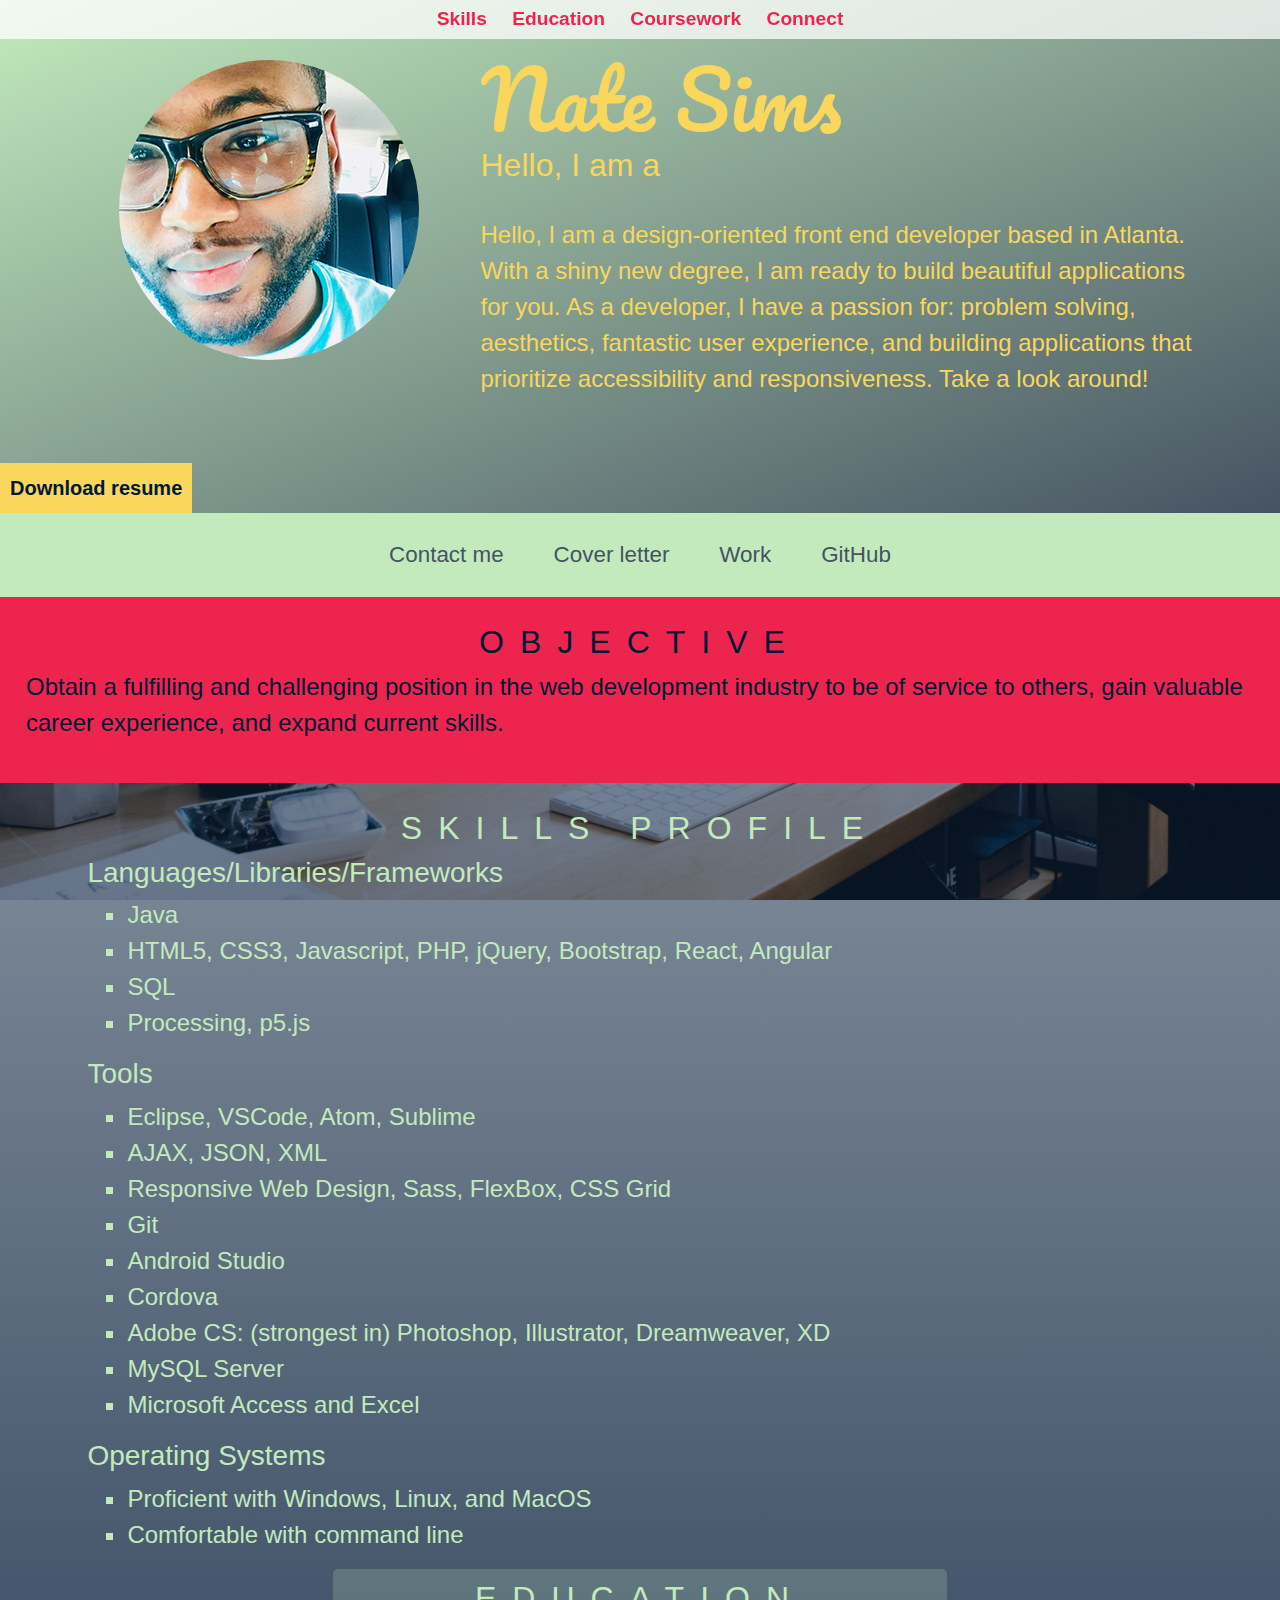
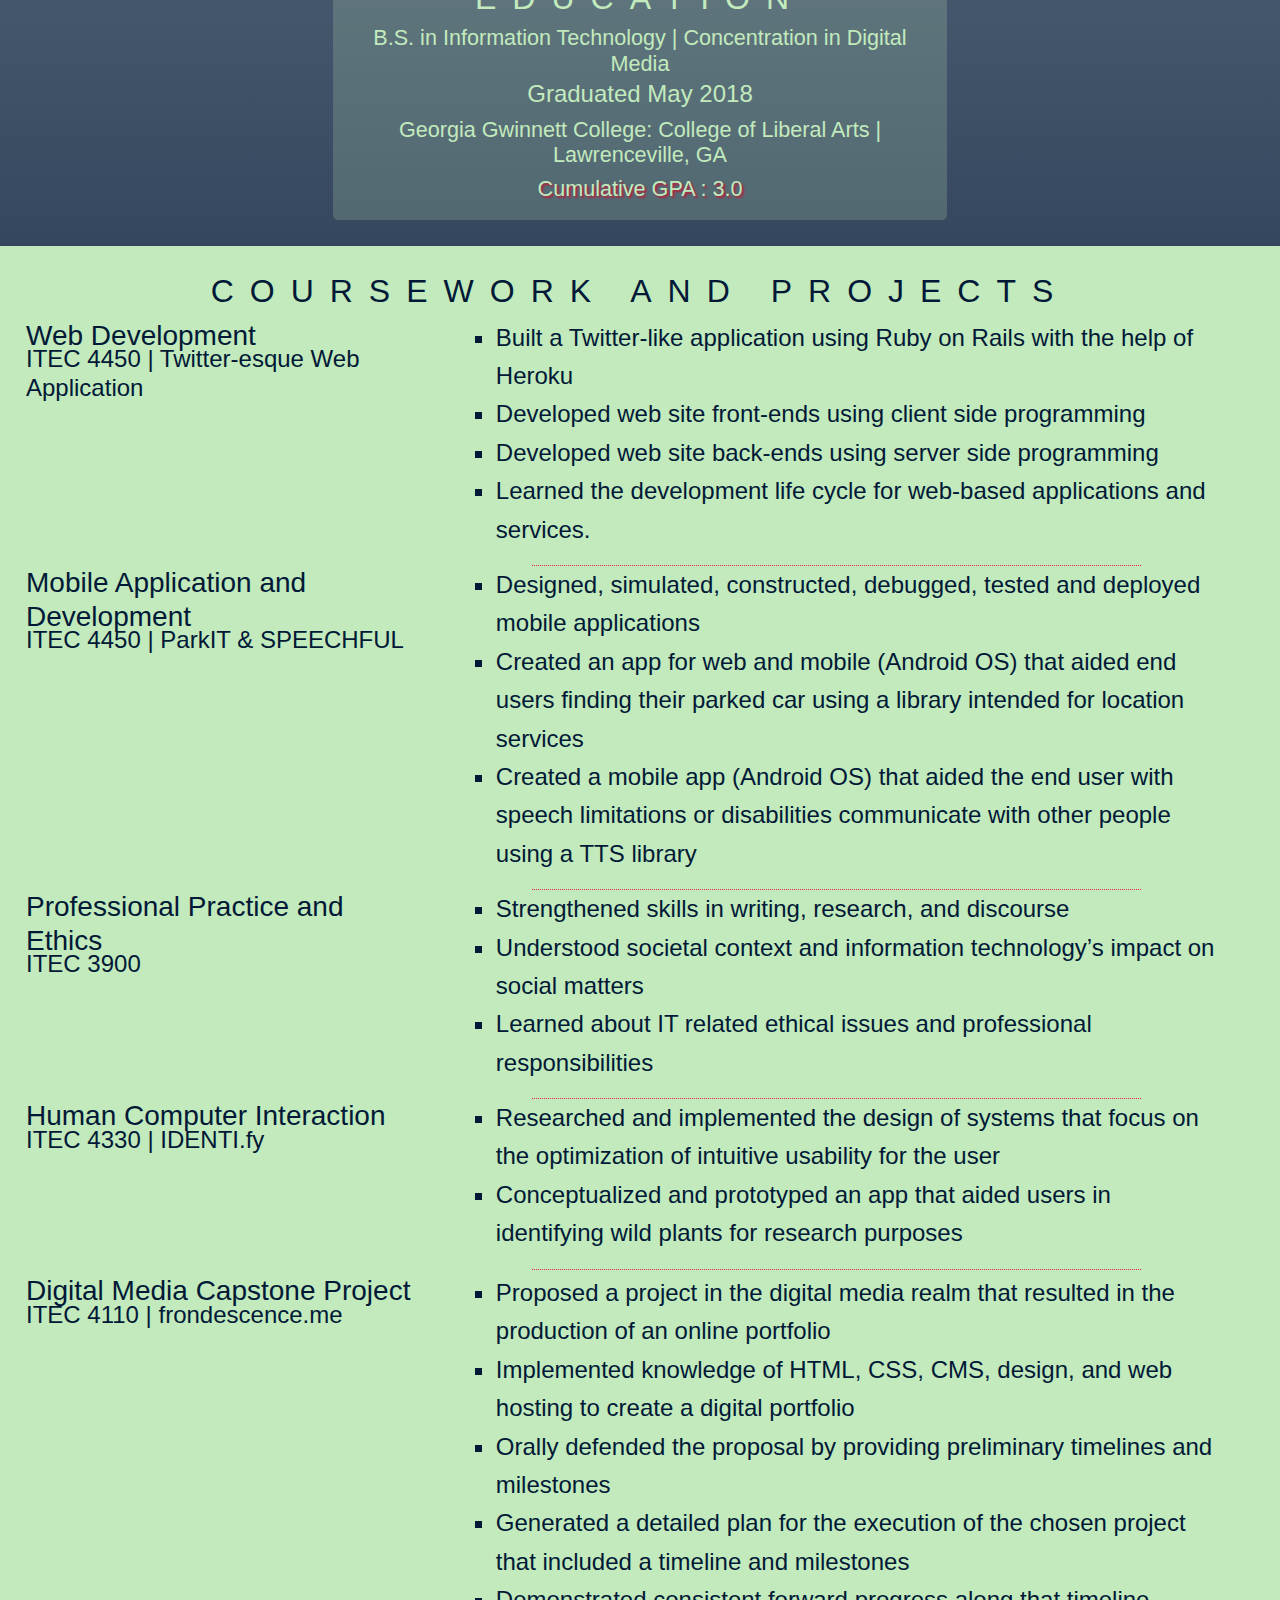
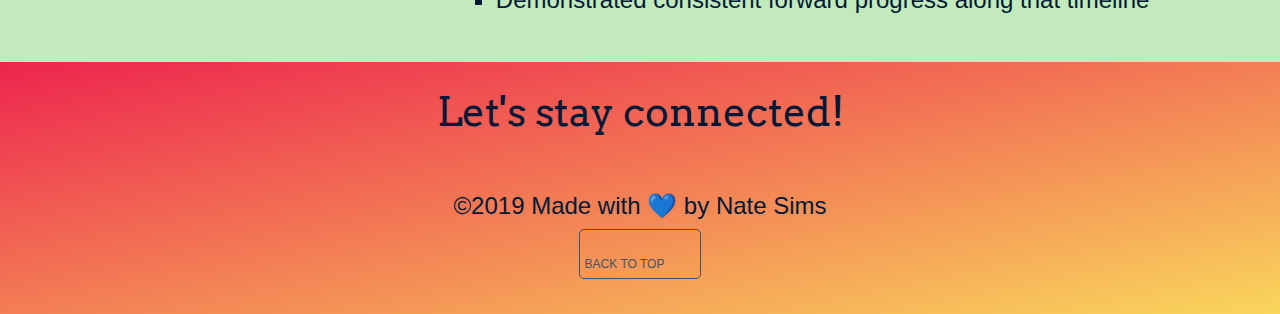
<file: index.html>
<!DOCTYPE html>
<html lang="en">

<head>
    <meta charset="utf-8">
    <meta name="viewport" content="width=device-width, initial-scale=1.0">
    <meta http-equiv="X-UA-Compatible" content="ie=edge">
    <link rel="stylesheet" href="https://use.fontawesome.com/releases/v5.3.1/css/all.css"
        integrity="sha384-mzrmE5qonljUremFsqc01SB46JvROS7bZs3IO2EmfFsd15uHvIt+Y8vEf7N7fWAU" crossorigin="anonymous">
    <link href="https://fonts.googleapis.com/css?family=Montserrat|Pacifico|Arvo" rel="stylesheet">
    <link rel="stylesheet" type="text/css" href="_css/resume-styles.css">
    <link rel="stylesheet" href="https://stackpath.bootstrapcdn.com/bootstrap/4.3.1/css/bootstrap.min.css"
        integrity="sha384-ggOyR0iXCbMQv3Xipma34MD+dH/1fQ784/j6cY/iJTQUOhcWr7x9JvoRxT2MZw1T" crossorigin="anonymous">
    <title>Nate Sims | Resume</title>
    <link rel="shortcut icon" href="_images/favicon.png">
    <script src="_javascript/jquery-3.4.1.js"></script>
    <script>
        $(function () {
            $(".hamburger").click(function () {
                $("#navv").slideToggle();
            })
        })
    </script>
</head>

<body id="backToTop">
    <main role="main">
        <header role="header" class="header">
            <div class="top-nav">
                <!-- <a href="#objective">Objective </a> -->
                <a href="#skills">Skills </a>
                <a href="#education">Education </a>
                <a href="#coursework-projects">Coursework</a>
                <a href="#connect">Connect</a>
            </div>
            <div class="content-wrap">
                <div class="column-left header-content">
                    <img src="_images/profileicon300.jpg" id="profileicon">
                </div>
                <div class="column-right intro header-content">
                    <h1 id="name">Nate Sims</h1>
                    <!-- <h2>Recent graduate | Aspiring front end developer</h2> -->
                    <div class="sliderContainer">
                        <h2>Hello, I am a</h2>
                        <div class="listContainer">
                            <ul>
                                <div class="listItems">
                                    <li class="item1">Recent graduate</li>
                                    <li class="item2">Front end web developer</li>
                                    <li class="item3">Web designer</li>
                                    <li class="item4">UX designer</li>
                                </div>
                            </ul>
                        </div>
                    </div>

                    <p class="header-paragraph">Hello, I am a design-oriented front end developer based in Atlanta. With
                        a shiny new degree, I am ready to build
                        beautiful applications for
                        you. As a developer, I have a passion for: problem solving, aesthetics, fantastic user
                        experience, and
                        building applications that prioritize accessibility and responsiveness. Take a look around!
                    </p>
                </div>
                <!--
<div class="nav">
    <nav role="navigation" class="navigation">
        <a href="contact.html" title="Contact me">Contact me</a>
        <a href="cover-letter.html" title="Cover letter">Cover letter</a>
        <a href="projects.html" title="Completed projects">Completed projects</a>
    </nav>
</div>
-->
                <a href="Nate Sims Resume.pdf" id="printable" download="natesresume">Download resume</a>
                <i class="fas fa-bars hamburger"></i>
            </div>
        </header>
        <nav class="navv" id="navv" role="navigation">
            <div class="content-wrap">
                <!-- <i class="fas fa-bars hamburger"></i> -->

                <a href="mailto: nsims@ggc.edu?subject=Hey%20Nate!" title="Contact Me">Contact me</a>
                <a href="Nate Sims Cover Letter.pdf" title="Cover Letter" download="natesCoverLetter">Cover letter</a>
                <a href="projects.html" title="Completed Projects">Work</a>
                <a href="https://github.com/solidstatedrivee">GitHub</a>
            </div>
        </nav>
        <aside role="complementary" id="objective">
            <div class="content-wrap">
                <h2>Objective</h2>
                <p>Obtain a fulfilling and challenging position in the web development industry to be of service to
                    others, gain valuable career experience, and expand current skills.</p>
            </div>
        </aside>
        <article>
            <section class="skills" id="skills">
                <div class="content-wrap">

                    <h2>Skills Profile</h2>
                    <h3>Languages/Libraries/Frameworks</h3>
                    <ul>
                        <li>Java</li>
                        <li>HTML5, CSS3, Javascript, PHP, jQuery, Bootstrap, React, Angular</li>
                        <li>SQL</li>
                        <li>Processing, p5.js</li>
                    </ul>
                    <h3>Tools</h3>
                    <ul>
                        <li>Eclipse, VSCode, Atom, Sublime</li>
                        <li>AJAX, JSON, XML</li>
                        <li>Responsive Web Design, Sass, FlexBox, CSS Grid</li>
                        <li>Git</li>
                        <li>Android Studio</li>
                        <li>Cordova</li>
                        <li>Adobe CS: (strongest in) Photoshop, Illustrator, Dreamweaver, XD</li>
                        <li>MySQL Server</li>
                        <li>Microsoft Access and Excel</li>

                    </ul>
                    <h3>Operating Systems</h3>
                    <ul>
                        <li>Proficient with Windows, Linux, and MacOS</li>
                        <li>Comfortable with command line</li>
                    </ul>
                    <div class="education" id="education">
                        <h2>Education</h2>
                        <h3>B.S. in Information Technology | Concentration in Digital Media</h3>
                        <h4>Graduated May 2018</h4>
                        <h3>Georgia Gwinnett College: College of Liberal Arts | Lawrenceville, GA</h3>
                        <h3 class="gpa">Cumulative GPA : 3.0</h3>
                    </div>
                </div>
            </section>
        </article>
        <article>
            <section class="coursework-projects" id="coursework-projects">
                <div class="content-wrap">
                    <h2>Coursework and Projects</h2>
                    <div class="column-left">
                        <h3>Web Development</h3>
                        <h4>ITEC 4450 | Twitter-esque Web Application</h4>
                    </div>
                    <div class="column-right">
                        <ul>
                            <li>Built a Twitter-like application using Ruby on Rails with the help of Heroku</li>
                            <li>Developed web site front-ends using client side programming</li>
                            <li>Developed web site back-ends using server side programming</li>
                            <li>Learned the development life cycle for web-based applications and services.</li>
                        </ul>
                    </div>
                    <div class="column-left">
                        <h3>Mobile Application and Development</h3>
                        <h4>ITEC 4450 | ParkIT &amp; SPEECHFUL</h4>
                    </div>
                    <div class="column-right">
                        <ul>
                            <li>Designed, simulated, constructed, debugged, tested and deployed mobile applications</li>
                            <li>Created an app for web and mobile (Android OS) that aided end users finding their parked
                                car using a library intended for location services</li>
                            <li>Created a mobile app (Android OS) that aided the end user with speech limitations or
                                disabilities communicate with other people using a TTS library </li>
                        </ul>
                    </div>

                    <div class="column-left">
                        <h3>Professional Practice and Ethics</h3>
                        <h4>ITEC 3900</h4>
                    </div>
                    <div class="column-right">
                        <ul>
                            <li>Strengthened skills in writing, research, and discourse </li>
                            <li>Understood societal context and information technology’s impact on social matters</li>
                            <li>Learned about IT related ethical issues and professional responsibilities </li>
                        </ul>
                    </div>
                    <div class="column-left">
                        <h3>Human Computer Interaction</h3>
                        <h4>ITEC 4330 | IDENTI.fy</h4>
                    </div>
                    <div class="column-right">
                        <ul>
                            <li>Researched and implemented the design of systems that focus on the optimization of
                                intuitive usability for the user</li>
                            <li>Conceptualized and prototyped an app that aided users in identifying wild plants for
                                research purposes</li>
                        </ul>
                    </div>
                    <div class="column-left">
                        <h3>Digital Media Capstone Project</h3>
                        <h4>ITEC 4110 | frondescence.me</h4>
                    </div>
                    <div class="column-right">
                        <ul>
                            <li>Proposed a project in the digital media realm that resulted in the production of an
                                online portfolio </li>
                            <li>Implemented knowledge of HTML, CSS, CMS, design, and web hosting to
                                create a digital portfolio</li>
                            <li>Orally defended the proposal by providing preliminary timelines and milestones</li>
                            <li>Generated a detailed plan for the execution of the chosen project that included a
                                timeline and milestones</li>
                            <li>Demonstrated consistent forward progress along that timeline</li>
                        </ul>
                    </div>
                </div>
            </section>
        </article>
    </main>
    <script src="_javascript/resume-script-index.js"></script>
    <!-- <script src="https://code.jquery.com/jquery-3.3.1.slim.min.js"
        integrity="sha384-q8i/X+965DzO0rT7abK41JStQIAqVgRVzpbzo5smXKp4YfRvH+8abtTE1Pi6jizo" crossorigin="anonymous">
    </script> -->
    <script src="https://cdnjs.cloudflare.com/ajax/libs/popper.js/1.14.7/umd/popper.min.js"
        integrity="sha384-UO2eT0CpHqdSJQ6hJty5KVphtPhzWj9WO1clHTMGa3JDZwrnQq4sF86dIHNDz0W1" crossorigin="anonymous">
    </script>
    <script src="https://stackpath.bootstrapcdn.com/bootstrap/4.3.1/js/bootstrap.min.js"
        integrity="sha384-JjSmVgyd0p3pXB1rRibZUAYoIIy6OrQ6VrjIEaFf/nJGzIxFDsf4x0xIM+B07jRM" crossorigin="anonymous">
    </script>
</body>
<footer>
    <div class="content-wrap" id="connect">
        <h2 class="personal">Let's stay connected!</h2>
        <div class="contact-info">
            <a href="http://linkedin.com/in/nate-d-sims-a6b75b99" target="_blank"><i class="fab fa-linkedin"></i></a>
            <a href="https://www.facebook.com/natethegreatsims" target="_blank"><i
                    class="fab fa-facebook-square"></i></a>
            <a href="http://solidstatedrivee.tumblr.com/" target="_blank"><i class="fab fa-tumblr-square"></i></a>
            <a href="https://www.instagram.com/salmon.jpeg/" target="_blank"><i class="fab fa-instagram"></i></a>
        </div>
        <p class="madeWithLove">&copy;2019 Made with <span class="heart">💙</span> by Nate Sims</p>
        <a href="#backToTop" class="back-to-top-button">Back to top</a>
    </div>
</footer>

</html>
</file>
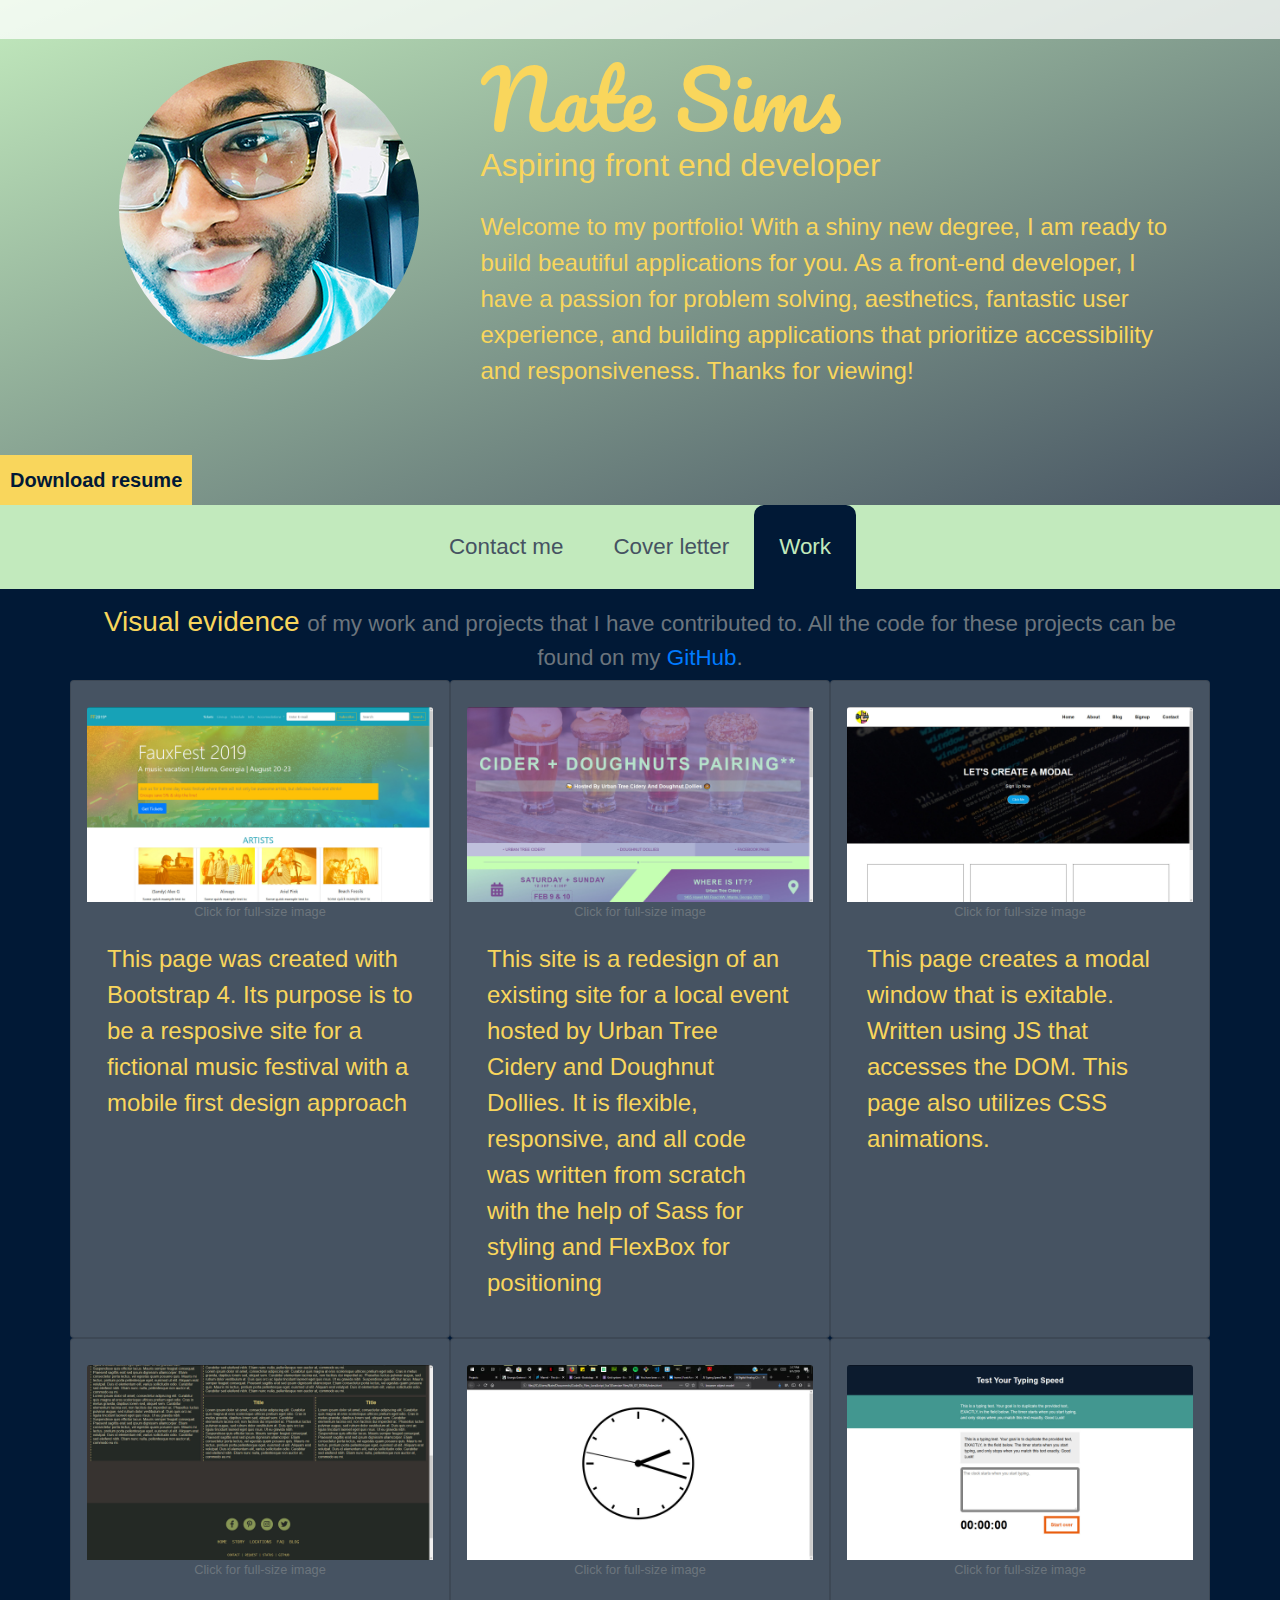
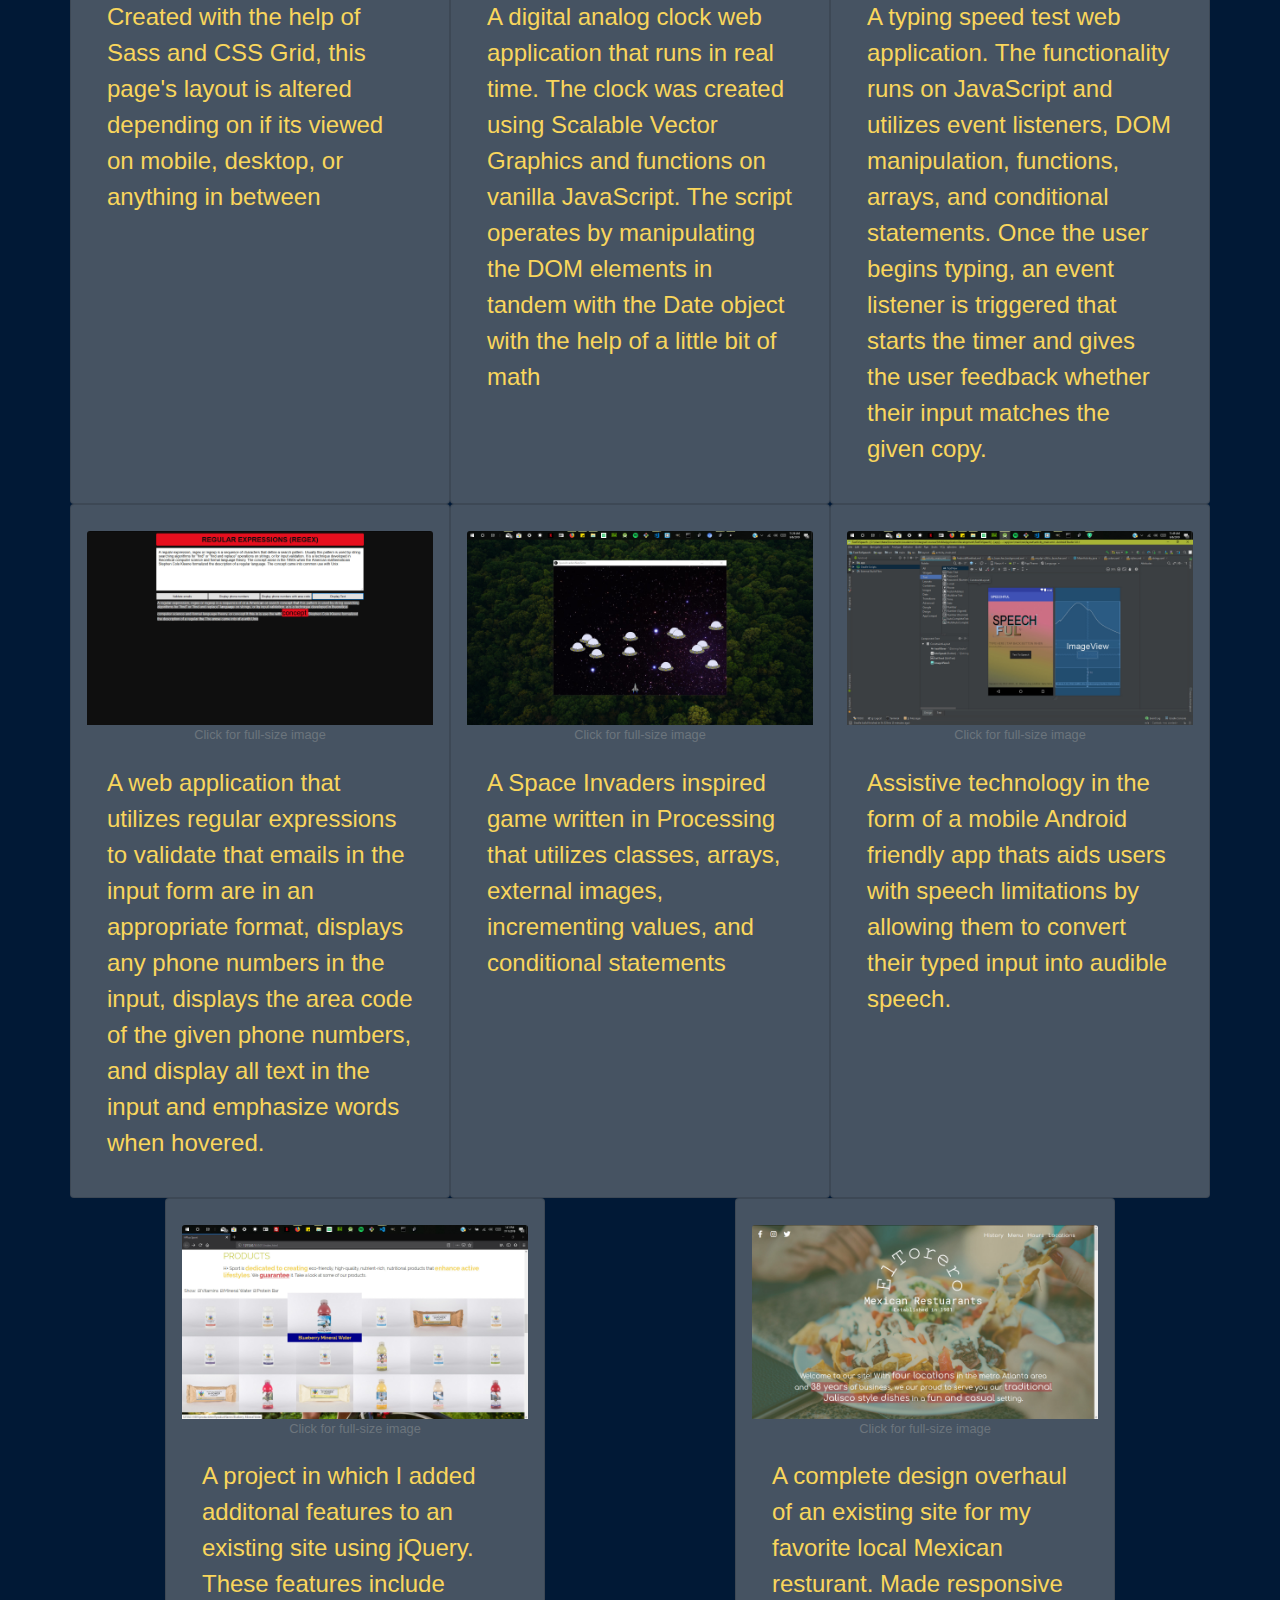
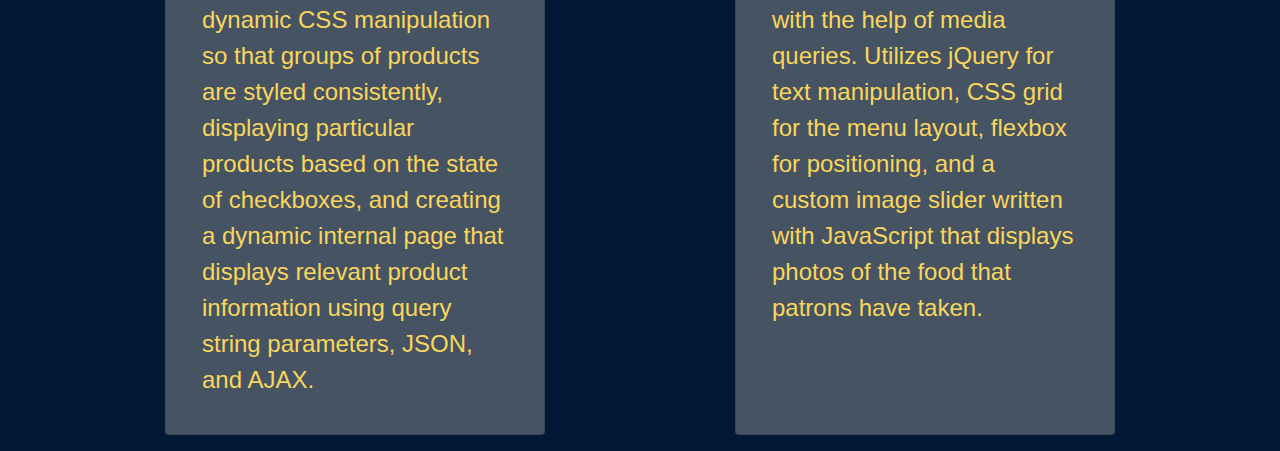
<file: projects.html>
<!DOCTYPE html>
<html lang="en">

<head>
    <meta charset="UTF-8">
    <meta name="viewport" content="width=device-width, initial-scale=1.0">
    <meta http-equiv="X-UA-Compatible" content="ie=edge">
    <link rel="stylesheet" href="https://use.fontawesome.com/releases/v5.3.1/css/all.css"
        integrity="sha384-mzrmE5qonljUremFsqc01SB46JvROS7bZs3IO2EmfFsd15uHvIt+Y8vEf7N7fWAU" crossorigin="anonymous">
    <link href="https://fonts.googleapis.com/css?family=Montserrat|Pacifico|Arvo" rel="stylesheet">
    <link rel="stylesheet" type="text/css" href="_css/resume-styles.css">
    <link rel="stylesheet" href="https://stackpath.bootstrapcdn.com/bootstrap/4.3.1/css/bootstrap.min.css"
        integrity="sha384-ggOyR0iXCbMQv3Xipma34MD+dH/1fQ784/j6cY/iJTQUOhcWr7x9JvoRxT2MZw1T" crossorigin="anonymous">
    <title>Projects</title>
</head>

<body>
    <main role="main">
        <header role="header" class="header">
            <div class="top-nav">
                <!-- <a href="#objective">Objective </a> -->
                <!-- <a href="#skills">Skills </a> -->
                <!-- <a href="index.html#education">Education </a> -->
                <!-- <a href="#coursework-projects">Coursework</a> -->
                <!-- <a href="#connect">Connect</a> -->
                <div class="homeContainer">
                    <a href="http://www.natesresume.com"><i class="fas fa-home"></i></a>
                    <!-- <a href="http://www.natesresume.com" class="home">Home</a> -->
                    <a href="mailto: nsims@ggc.edu?subject=Hey%20Nate!"><i class="fas fa-envelope"></i></a>
                    <!-- <a href="mailto: nsims@ggc.edu?subject=Hey%20Nate!">Contact me</a> -->
                    <a href="https://github.com/solidstatedrivee"><i class="fab fa-github"></i></a>

                </div>


            </div>
            <div class="content-wrap">
                <div class="column-left header-content">
                    <img src="_images/profileicon300.jpg" id="profileicon">
                </div>
                <div class="column-right intro projectsIntro header-content">
                    <h1 id="name">Nate Sims</h1>
                    <h2>Aspiring front end developer</h2>
                    <p class="header-paragraph">Welcome to my portfolio! With a shiny new degree, I am ready to build
                        beautiful applications for
                        you. As a front-end
                        developer, I have a passion for problem solving, aesthetics, fantastic user experience, and
                        building applications that prioritize accessibility and responsiveness. Thanks for viewing!
                    </p>
                </div>
                <!--
        <div class="nav">
            <nav role="navigation" class="navigation">
                <a href="contact.html" title="Contact me">Contact me</a>
                <a href="cover-letter.html" title="Cover letter">Cover letter</a>
                <a href="projects.html" title="Completed projects">Completed projects</a>
            </nav>
        </div>
        -->
                <a href="Nate Sims Resume.pdf" id="printable" download="natesresume">Download resume</a>
            </div>
        </header>
        <nav class="navv navvProjects" role="navigation">
            <div class="content-wrap">
                <a href="mailto: nsims@ggc.edu?subject=Hey%20Nate!" title="Contact Me">Contact me</a>
                <a href="Nate Sims Cover Letter.pdf" title="Cover Letter" download="natesCoverLetter">Cover letter</a>
                <a href="projects.html" title="Completed Projects" class="active">Work</a>
            </div>
        </nav>
        <!-- <div class="container"> -->
        <div class="modalFullSizeImage">
            <div class="fullSizeImage"></div>
        </div>
        <div class="row py-3">
            <div class="container">
                <h3 class="visualEvidence text-center">
                    Visual evidence
                    <small class="text-muted"> of my work and projects that I have contributed to. All the code for
                        these projects can be found on my <a href="https://github.com/solidstatedrivee" target="_blank">GitHub</a>.</small>
                </h3>
                <div class="row">
                    <div class="card px-3 py-3 mx-auto col-12 col-md-8 col-lg-6 col-xl-4" style="width: 36rem;">
                        <img src="_images/fauxfest.jpg" class="card-img-top showClickCursor enlargeImage" alt="...">
                        <small class="text-secondary text-center full-size">Click for full-size image</small>
                        <div class="card-body">
                            <p class="card-text">This page was created with Bootstrap 4. Its purpose is to be a
                                resposive
                                site for a fictional music
                                festival
                                with a mobile first design approach</p>
                        </div>
                    </div>
                    <div class="card px-3 py-3 mx-auto col-12 col-md-8 col-lg-6 col-xl-4" style="width: 36rem;">
                        <img src="_images/cideranddoughnuts.jpg" class="card-img-top showClickCursor enlargeImage"
                            alt="...">
                        <small class="text-secondary text-center full-size">Click for full-size image</small>
                        <div class="card-body">
                            <p class="card-text">This site is a redesign of an existing site for a local event hosted by
                                Urban Tree Cidery and Doughnut Dollies. It is flexible, responsive, and all code was
                                written
                                from scratch with the help of Sass for styling and FlexBox for positioning</p>
                        </div>
                    </div>
                    <div class="card px-3 py-3 mx-auto col-12 col-md-8 col-lg-6 col-xl-4" style="width: 36rem;">
                        <img src="_images/modal.jpg" class="card-img-top showClickCursor enlargeImage" alt="...">
                        <small class="text-secondary text-center full-size">Click for full-size image</small>
                        <div class="card-body">
                            <p class="card-text">This page creates a modal window that is exitable. Written using JS
                                that
                                accesses the DOM. This page also utilizes CSS animations.</p>
                        </div>
                    </div>
                    <div class="card px-3 py-3 mx-auto col-12 col-md-8 col-lg-6 col-xl-4" style="width: 36rem;">
                        <img src="_images/sassandgrid.jpg" class="card-img-top showClickCursor enlargeImage" alt="...">
                        <small class="text-secondary text-center full-size">Click for full-size image</small>
                        <div class="card-body">
                            <p class="card-text">Created with the help of Sass and CSS Grid, this page's layout is
                                altered
                                depending on if its viewed on mobile, desktop, or anything in between</p>
                        </div>
                    </div>
                    <div class="card px-3 py-3 mx-auto col-12 col-md-8 col-lg-6 col-xl-4" style="width: 36rem;">
                        <img src="_images/digitalanalogclock.jpg" class="card-img-top showClickCursor enlargeImage"
                            alt="...">
                        <small class="text-secondary text-center full-size">Click for full-size image</small>
                        <div class="card-body">
                            <p class="card-text">A digital analog clock web application that runs in real time. The
                                clock
                                was created using Scalable Vector Graphics and functions on vanilla JavaScript. The
                                script
                                operates by manipulating the DOM elements in tandem with the Date object with the help
                                of a
                                little bit of math</p>
                        </div>
                    </div>
                    <div class="card px-3 py-3 mx-auto col-12 col-md-8 col-lg-6 col-xl-4" style="width: 36rem;">
                        <img src="_images/typingspeedapp.jpg" class="card-img-top showClickCursor enlargeImage"
                            alt="...">
                        <small class="text-secondary text-center full-size">Click for full-size image</small>
                        <div class="card-body">
                            <p class="card-text">A typing speed test web application. The functionality runs on
                                JavaScript
                                and utilizes event listeners, DOM manipulation, functions, arrays, and conditional
                                statements. Once the user begins typing, an event listener is triggered that starts the
                                timer and gives the user feedback whether their input matches the given copy.</p>
                        </div>
                    </div>
                    <div class="card px-3 py-3 mx-auto col-12 col-md-8 col-lg-6 col-xl-4" style="width: 36rem;">
                        <img src="_images/regex.jpg" class="card-img-top showClickCursor enlargeImage" alt="...">
                        <small class="text-secondary text-center full-size">Click for full-size image</small>
                        <div class="card-body">
                            <p class="card-text">A web application that utilizes regular expressions to validate that
                                emails in the input form are in an appropriate
                                format, displays any phone numbers in the input, displays the area code of the given
                                phone numbers, and display all text in the input and emphasize words when hovered.</p>
                        </div>
                    </div>
                    <div class="card px-3 py-3 mx-auto col-12 col-md-8 col-lg-6 col-xl-4" style="width: 36rem;">
                        <img src="_images/spaceinvaders.jpg" class="card-img-top showClickCursor enlargeImage"
                            alt="...">
                        <small class="text-secondary text-center full-size">Click for full-size image</small>
                        <div class="card-body">
                            <p class="card-text">A Space Invaders inspired game written in Processing that utilizes
                                classes, arrays, external images, incrementing values, and conditional statements</p>
                        </div>
                    </div>
                    <div class="card px-3 py-3 mx-auto col-12 col-md-8 col-lg-6 col-xl-4" style="width: 36rem;">
                        <img src="_images/speechful.jpg" class="card-img-top showClickCursor enlargeImage" alt="...">
                        <small class="text-secondary text-center full-size">Click for full-size image</small>
                        <div class="card-body">
                            <p class="card-text">Assistive technology in the form of a mobile Android friendly app thats
                                aids users with speech limitations by allowing them to convert their typed input into
                                audible speech.</p>
                        </div>
                    </div>
                    <div class="card px-3 py-3 mx-auto col-12 col-md-8 col-lg-6 col-xl-4" style="width: 36rem;">
                        <picture>
                            <source media="(max-width: 675px)" srcset="_images/hplussport-mobile.jpg">
                            <img src="_images/hplussport.jpg" class="card-img-top showClickCursor enlargeImage"
                                alt="...">
                        </picture>
                        <small class="text-secondary text-center full-size">Click for full-size image</small>
                        <div class="card-body">
                            <p class="card-text">A project in which I added additonal features to an existing site using
                                jQuery. These features include dynamic CSS manipulation so that groups of products are
                                styled consistently, displaying particular products
                                based on the state of checkboxes, and creating a dynamic internal page that displays
                                relevant product information using query string parameters, JSON, and AJAX.</p>
                        </div>
                    </div>
                    <div class="card px-3 py-3 mx-auto col-12 col-md-8 col-lg-6 col-xl-4" style="width: 36rem;">
                        <img src="_images/eltorero.jpg" class="card-img-top showClickCursor enlargeImage" alt="...">
                        <small class="text-secondary text-center full-size">Click for full-size image</small>
                        <div class="card-body">
                            <p class="card-text">A complete design overhaul of an existing site for my favorite local
                                Mexican resturant. Made responsive with
                                the help of media queries. Utilizes jQuery for text manipulation, CSS grid for the
                                menu layout, flexbox for positioning, and a custom image slider written with JavaScript
                                that displays photos of the food that patrons have taken.
                            </p>
                        </div>
                    </div>
                </div>
            </div>
        </div>
        <!-- </div> -->


    </main>
    <script src="_javascript/resume-script.js"></script>
    <script src="https://code.jquery.com/jquery-3.3.1.slim.min.js"
        integrity="sha384-q8i/X+965DzO0rT7abK41JStQIAqVgRVzpbzo5smXKp4YfRvH+8abtTE1Pi6jizo" crossorigin="anonymous">
    </script>
    <script src="https://cdnjs.cloudflare.com/ajax/libs/popper.js/1.14.7/umd/popper.min.js"
        integrity="sha384-UO2eT0CpHqdSJQ6hJty5KVphtPhzWj9WO1clHTMGa3JDZwrnQq4sF86dIHNDz0W1" crossorigin="anonymous">
    </script>
    <script src="https://stackpath.bootstrapcdn.com/bootstrap/4.3.1/js/bootstrap.min.js"
        integrity="sha384-JjSmVgyd0p3pXB1rRibZUAYoIIy6OrQ6VrjIEaFf/nJGzIxFDsf4x0xIM+B07jRM" crossorigin="anonymous">
    </script>
</body>

</html>
</file>
<file: _css/resume-styles.css>
/* Color pallette
    #ED254E | red
    #F9D65C | yellow
    #C2EABD | mint
    #011936 | dark blue
    #465362 | gray blue    
*/

/*ROOT\BODY*/
html {
    box-sizing: border-box;
}

html, body {
    max-width: 100%;
    overflow-x: hidden;
}

*,
*:before,
*:after {
    /*  box-sizing: inherit;*/
}

h1 {
    font-family: 'Pacifico', cursive;
    font-size: 80px;
}

h2 {
    text-align: center;
}

aside h2,
article h2 {
    text-transform: uppercase;
    letter-spacing: .5em;
}

h3 {}

h4 {}

p {
    font-size: 1.5em;
}

ul {
    list-style-type: square;
}

li {
    font-size: 1.5em;
}

a {}

img {
    display: block;
    margin-left: auto;
    margin-right: 0;
    margin-top: 10px;
}

body {
    font-family: 'Montserrat', sans-serif;
    margin: 0 auto;

}

.content-wrap {
    /*    max-width: 950px;*/
    margin: 0;
    padding: 25px;
    overflow: hidden;
}


h3+h4 {
    margin-top: -15px;
    font-weight: 100;
}

/*FIXED NAV*/
div.top-nav {
    display: inline-block;
    position: fixed;
    text-decoration: none;
    background: rgba(255,255,255,.75);
    width: 100%;
    /* height: 30px; */
    top: 0px;
    text-align: center;
    font-size: 1.2em;
    font-weight: 600;
    z-index: 1;
    color: #ED254E;
    padding: 5px;
}

.top-nav a {
    text-decoration: none;
    color: #ED254E;
    padding: 0px 10px;
    transition: all 200ms ease;

}

.top-nav a:hover {
    background: none;
    color: #011936;
}

.home {
    /* margin-left: 25px !important; */
    /* border: 1px solid black; */
    padding: 0px !important;
    /* text-transform: uppercase; */
    /* border: 1px solid black !important; */
}


/*HEADER*/
header {
    position: relative;
}

.header {
    /* background: #465362; */
    background-image: linear-gradient(to bottom right, #C2EABD, #465362);
    color: #F9D65C;
}

.header h1 {
    font-size: 5em;
    margin-bottom: auto;
    margin-top: auto;
}

.header a {
    display: inline-block;
}

.header a:hover {
    text-decoration: none;
}

.sliderContainer {
    /* border: 1px solid black; */
    display: flex;
    /* align-items: flex-end; */
}

.listContainer {
    /* border: 1px solid black; */
    display: inline-block;
    margin-left: 10px;
    height: 35px;
    width: 300px;
    position: relative;
    align-self: center;
    overflow: hidden;
}

.listContainer ul {
    list-style-type: none;
    padding: 0px;
    /* margin-left: 10px; */
    text-align: left;
    /* border: 1px solid black; */
}

.listItems {
    /* border: 1px solid black; */
    position: absolute;
    transition: all 150ms ease;
    /* bottom: -125px; */
}

.item1 {
    color: #011936;
}

.item2 {
    color: #C2EABD
}

.item3 {
    color: #ED254E
}

.item4 {
    color: white;
}

#printable {
    position: relative;
    display: inline-block;
    background: #F9D65C;
    transition: background 100ms ease;
    color: #011936;
    transition: color 1000ms ease;
    text-decoration: none;
    font-weight: 600;
    font-size: 20px;
    padding: 10px;
    top: 25px;
    right: 25px;
}

#printable:hover {
    background: #011936;
    color: #F9D65C;
}

.hamburger {
    position: relative;
    top: 25px;
    left: 75%;
    font-size: 1.25em;
    transition: all 200ms ease;
    color: white;
    display: none;
}

.hamburger:hover {
    color: #F9D65C;
    cursor: pointer;
}

.navv {
    /* display: none; */
}



.navvProjects .content-wrap a:hover{
    /* border-radius: 5px; */
    /* color: black !important;
    background: none; */
    /* background: none; */
}


.intro {
    text-align: center;
    /*    left: 100px;*/
}

.intro h1 {
    position: relative;
}

.intro h2 {
    text-align: left;
}

.intro p {
    text-align: left;
}

.header-content {
    padding: 25px;
}

.header-paragraph {
    margin-top: 25px;
}


/*HOME NAV*/
.nav {
    width: 100%;
    margin: 0px 25%;
}

#profileicon {
    border-radius: 50%;
    /*    margin: 0 auto;*/

}

#name {
    text-align: left;
}

.personal {
    font-family: 'Arvo', serif;
    font-size: 40px;
}

.navigation {
    margin: 0 auto;
}

.navigation a {
    text-decoration: none;
    font-size: 1.1em;
    border-style: dotted;
    margin: 0px 5px;
    padding: 1px 10px;
    font-size: 20px;
    background: #ED254E;
    border-width: .1em;
    transition: background .5s ease;
}

.navigation a:hover {
    background: #465362;
}

.navv {
    background: #C2EABD;
    /*    display: inline-block;*/
    width: 100%;
    left: 0px;
    /* margin-left: -50px; */
    font-size: 1.4em;
    padding: 0px 25px;
    text-align: center;
}

.navv a {
    text-decoration: none;
    /* padding: 10px 25px; */
    ;
    padding: 25px;
    transition: all 250ms ease;
    left: 0px;
    color: #465362;
    /* background: #011936; */
    /* border: 1px solid black; */
    /* display: block; */
    /* border-right: 2px solid #011936; */
}

nav .content-wrap {
    display: flex;
    justify-content: center;
    padding: 0px;
}

.navv a:hover {
    background: #011936;
    text-decoration: none;
    color: #C2EABD;
    /* padding: 25px; */
}


/*OBJECTIVE*/



/*SKILLS*/
.skills {
    background: linear-gradient(rgba(1, 25, 54, .5), rgba(1, 25, 54, .8)), url(../_images/carl-heyerdahl-181868-unsplash.jpg) fixed;
    background-size: cover;
    color: #C2EABD;
    padding: 1px;

}


/*EDUCATION*/
aside {
    background: #ED254E;
    color: #011936;
    padding: 1px;
}

.education {
    text-align: center;
    background: rgba(194, 234, 189, .2);
    width: 50%;
    margin: 0 auto;
    /* padding: 1px 0px; */
    padding: 10px;
    border-radius: 5px;
}

.education h3 {
    font-size: 1.35em;
}

.education h3:first-of-type {
    /* border: 1px solid black; */
    padding-bottom: 10px;
}

#education {
    font-weight: 100;
}

.gpa {
    color: #C2EABD;
    text-shadow: 2px 2px 2px rgb(185, 29, 60)
}



/*COURSEWORK*/
.coursework-projects {
    background: #C2EABD;
    color: #011936;
    padding: 1px;
}

.coursework-projects ul li {
    line-height: 1.6;
}

.coursework-projects .column-right::after {
    content: "";
    display: block;
    width: 80%;
    border-bottom: 1px dotted #ED254E;
    position: relative;
    left: 10%;
}

.coursework-projects .column-right:last-child::after {
    display: none;
}


/*FOOTER*/
footer {
    text-align: center;
    /*
    background: linear-gradient(rgba(237,37,78, .3) , rgba(237,37,78, .8)), url(../_images/splashrsz.jpg) fixed;
    background-size: cover;
*/
    background: #ED254E;
    background: linear-gradient(to bottom right, rgb(237, 37, 78), rgb(249, 214, 92));
    color: #011936;
    padding: 1px;
    padding-bottom: 10px;
}

footer a {
    /*    text-decoration: none;*/
    color: #011936;
}



.fab {
    font-size: 50px;
    margin-top: -20px;
    text-decoration: none;
    display: inline-block;
    padding: 10px;
    transition: color 250ms ease;
}

.fab:hover {
    color: #C2EABD;
}

.back-to-top-button {
    text-decoration: none;
    text-transform: uppercase;
    transition: all 200ms ease;
    border: 1px solid #465362;
    padding: 5px;
    height: 50px;
    display: flex;
    width: 10%;
    margin: 0 auto;
    /* background: #011936; */
    background: transparent;
    color: #465362;
    align-items: flex-end;
    border-radius: 5px;
    font-size: .75rem;
    margin-top: 0;
}

.back-to-top-button:hover {
    /* background-color: #011936; */
    /* padding: 5px; */
    text-decoration: none;
    background: #C2EABD;
    color: #011936;
    border: 1px solid #C2EABD;
    /* font-size: 1.05em; */

}

#connect p {
    /* border: 1px solid black; */
    padding-top: 20px;
    margin-bottom: 5px;
}

.madeWithLove {
    /* border: 1px solid black; */
    /* width: 100%; */
    /* height: 75px; */
    position: relative;
    bottom: 0px;
}

.heart {
    /* border: 1px solid black; */
    /* width: 50px; */
    /* height: 50px; */
    display: inline-block;
    /* padding: 10px; */
    animation-iteration-count: infinite;
    animation-duration: 1s;
    animation-name: beatingHeart;
    animation-direction: alternate;
    /* animation-timing-function: ease; */
}

@keyframes beatingHeart {
    0%
    {
      transform: scale( .75 );
    }
    20%
    {
      transform: scale( 1 );
    }
    40%
    {
      transform: scale( .75 );
    }
    60%
    {
      transform: scale( 1 );
    }
    80%
    {
      transform: scale( .75 );
    }
    100%
    {
      transform: scale( .75 );
    }
}


/*MEDIA QUERIES*/

@media only screen and (max-width: 1000px) {
    .education {
        width: 100%;
    }

    .education h2 {
        border-left: 1px solid #ED254E;
        border-right: 1px solid #ED254E;

        padding: 20px;
    }

    .education h4 {
        /* border: 1px solid black; */
        margin-bottom: 20px;
    }


}

@media only screen and (min-width: 850px) {
    .column-left {
        width: 35%;
        float: left;
        min-height: 175px;
        padding-right: 3%;
    }

    .column-right {
        width: 62%;
        float: left;
        min-height: 175px;
    }

    .skills .content-wrap > h3, .skills .content-wrap > ul {
        /* border: 1px solid black; */
        margin-left: 5%;
        /* padding-left: 25px; */
    }
}

@media only screen and (max-width: 849px) {
    #name {
        text-align: center;
    }

    header h2 {
        margin-left: 15%
    }

    .navigation {}

    .navigation a {}



    .coursework-projects {}

    .coursework-projects h3 {
        text-align: center;
        margin-top: 50px;
    }

    .coursework-projects h4 {
        text-align: center;
    }

    #profileicon {
        border-radius: 50%;
        margin: 0 auto;

    }

    .nav {
        width: 100%;
        margin: 0px 10%;
    }



}

/*MOBILE MEDIA QUERIES*/
@media only screen and (max-width: 675px) {
    h1 {
        /* font-size: 40px; */
    }

    .projectsIntro h2 {
        /* border: 1px solid black; */
        font-size: 20px;
        margin: 0 auto;
        text-align: center;
        padding-bottom: 10px;
        font-weight: 100;
        color: white;
    }

    .homeContainer {
        /* border: 1px solid black; */
        display: inline-block;
        /* padding: 100px; */
        /* text-align: center; */
    }

    .homeContainer .fas {
        font-size: 1.5em;
    }

    .home {
        /* border: 1px solid black; */
    }

    .fas {
        /* border: 1px solid black; */
        padding-left: 0px !important;
    }

    #name {
        font-size: 50px;
        color: white;
    }

    .header-content {
        padding: 10px;
    }
    
    .sliderContainer {
        /* border: 1px solid black; */
        flex-direction: column;
        /* text-align: center; */
    }

    #profileicon {
        /* border: 1px solid black; */
        width: 50%;
        height: 50%;
        /* margin-bottom: 0px; */
    }

    .sliderContainer h2 {
        /* border: 1px solid black; */
        /* text-align: center; */
        margin: 0 auto;
        font-size: 25px;
        /* color: white !important; */
        /* width: 200px; s*/
    }

    .listContainer {
        /* display: flex; */
        /* justify-content: center; */
        /* align-items: center; */
        /* border: 1px solid black; */
        /* text-align: center; */
    }

    .listItems li {
        font-size: 20px;
        /* text-align: center; */
        /* border: 1px solid black; */
        /* margin: 0 auto; */
        /* align-self: center; */
    }

    .listItems {
        text-align: center;
        /* border: 1px solid black; */
        margin: 0 auto;
        width: 100%;
    }

    .header-paragraph {
        font-size: 20px;
        text-align: center !important;
        /* border: 1px solid black; */
        padding: 5px;
        background: rgba(0,0,0,.1);
        margin-top: 5px;
    }

    #printable {
        /* border: 1px solid black; */
        font-size: 12px;
        padding: 5px;
        font-weight: normal;
    }

    .hamburger {
        display: inline-block;
        position: relative;
        top: 25px;
        left: 62.5%;

    }

    #navv {
        /* border: 1px solid black; */
        display: none;
    }

    #navv {
        /* border: 1px solid black; */
        /* display: none; */
    }

    .content-wrap {
        /* border: 1px solid black; */
        /* padding: 0px; */
        /* width: 100% !important; */
    }

    .navv .content-wrap {
        /* border: 1px solid black; */
        display: flex;
        flex-direction: column;
        /* display: none; */
    }

    .navv a {
        /* border: 1px solid black; */
        font-size: 15px;
        padding: 10px;
        width: 100%;
    }

    .navvProjects .content-wrap{
        flex-direction: row;
        /* flex-direction: row; */
        /* flex-direction: row; */
    }

    #objective {
        /* border: 1px solid black; */
    }

    #objective .content-wrap {
        padding: 10px;

    }

    #objective h2 {
        /* border: 1px solid black; */
        font-size: 25px;
    }

    #objective p {
        /* border: 1px solid black; */
        font-size: 15px;
        text-align: center;
    }

    #skills {
        /* border: 1px solid black; */
        background: linear-gradient(rgba(1, 25, 54, .5), rgba(1, 25, 54, .8)), url(../_images/skillsbgmobile3-mobile2.jpg) scroll;
        background-size: cover;
        /* background-attachment: fixed; */
        color: #C2EABD;
        padding: 1px;
    
    }

    #skills h2 {
        /* border: 1px solid black; */
        font-size: 25px;
    }

    #skills h3 {
        /* border: 1px solid black; */
        font-size: 20px;
    }

    #skills h4 {
        /* border: 1px solid black; */
        font-size: 12px;
    }

    #skills ul li {
        /* border: 1px solid black; */
        font-size: 15px;
    }

    #education h3 {
        /* border: 1px solid black; */
        font-size: 15px;
        /* margin-bottom: 0; */
    }

    .coursework-projects h2 {
        /* border: 1px solid black; */
        font-size: 25px;
        margin-bottom: 10px;
    }

    .coursework-projects h3 {
        font-size: 20px;
        /* border: 1px solid black; */
        margin-top: 10px;
        /* margin-bottom: 5px !important; */
    }

    .coursework-projects h4 {
        font-size: 12px;
        color: #ED254E;
        /* border: 1px solid black; */
        margin-top: 1px;
    }

    .coursework-projects ul li {
        /* border: 1px solid black; */
        font-size: 15px;
    }

    footer {
        background: linear-gradient(to bottom right, rgb(237, 37, 78), rgb(249, 214, 92));

    }

    #connect h2 {
        /* border: 1px solid black; */
        font-size: 25px;
        margin-bottom: 0px;
    }

    #connect p {
        /* border: 1px solid black; */
        font-size: 12px;
        margin-bottom: 0px;
    }

    .fab {
        /* border: 1px solid black; */
        font-size: 36px;
        margin-top: 0px;
        padding: 5px;
    }

    .back-to-top-button {
        /* border: 1px solid black; */
        font-size: 15px !important;
    }

    .visualEvidence {
        /* border: 1px solid black; */
        font-size: 20px;
        /* text-align: left !important; */
    }

    .card-text {
        /* border: 1px solid black; */
        font-size: 15px;
    }

    .full-size {
        border: 1px solid black;
        display: none;
    }

    .back-to-top-button {
        width: 30%;
        font-size: .5rem !important;
        height: 30px;
        margin-top: 7px;
    }

    .back-to-top-button:hover {

    }


}

@media only screen and (max-width: 515px) {
    .top-nav a{
        /* border: 1px solid black; */
        font-size: 12px;
    }
}

/*!!!!PROJECTS PAGE!!!!*/
.row {
    /* border: 1px solid black; */
    background: #011936;
}

.card {
    background: #465362 !important;
    color: #F9D65C;
}

.bg-info {
    background: #C2EABD;
}

/*TOP NAV*/
.top-nav .fas {
    /* border: 1px solid black; */
    /* padding-left: 50px; */
}

.fa-github {
    /* border: 1px solid black; */
    font-size: 1.2em;
    margin: 0;
    padding: 0;
}

.fa-github:hover {
    color: #011936;
}

/*MAIN NAVIGATION*/

.active {
    background: #011936;
    color: #C2EABD !important;
    border-top-left-radius: 10px;
    border-top-right-radius: 10px;
}

/*CONTENT*/
.visualEvidence {
    color: #F9D65C !important;
}

.showClickCursor {
    cursor: pointer;
}

main {
    position: relative;
}

.modalFullSizeImage {
    position: absolute;
    top: 0px;
    left: 0px;
    width: 100%;
    height: 100%;
    background: rgba(0, 0, 0, .5);
    z-index: 100;
    display: none;
}

.fullSizeImage {
    position: relative;
    width: 90vw;
    height: 90vh;
    top: 50%;
    left: 5%;
    /* background-image: url("../_images/cideranddoughnuts.jpg"); */
    background-size: contain;
    background-repeat: no-repeat;
    background-position: center;
}
</file>
